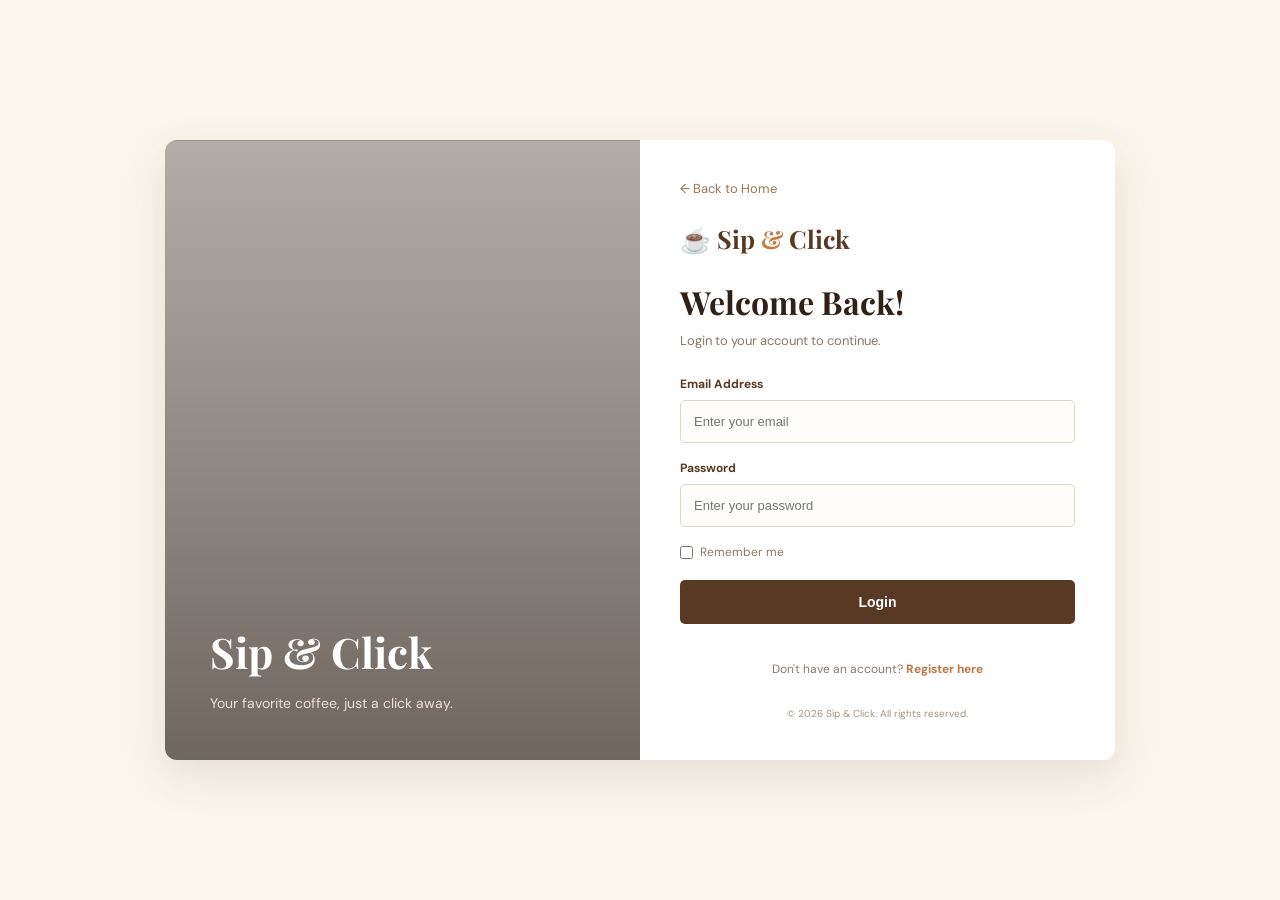
<file: login.html>
<!DOCTYPE html>
<html lang="en">
<head>
    <meta charset="UTF-8">
    <meta name="viewport" content="width=device-width, initial-scale=1.0">
    <title>Login | Sip & Click</title>
    <link rel="stylesheet" href="auth.css">
</head>
<body>

<div class="auth-container">

    <div class="auth-image">
        <div class="image-content">
            <h1>Sip & Click</h1>
            <p>Your favorite coffee, just a click away.</p>
        </div>
    </div>

    <div class="auth-form">
        <a href="index.html" class="back-home">← Back to Home</a>

        <div class="logo">☕ Sip <span>&</span> Click</div>

        <h2>Welcome Back!</h2>
        <p class="subtitle">Login to your account to continue.</p>

        <form id="loginForm">

            <div class="input-group">
                <label>Email Address</label>
                <input type="email" id="loginEmail"
                       placeholder="Enter your email" required>
            </div>

            <div class="input-group">
                <label>Password</label>
                <input type="password" id="loginPassword"
                       placeholder="Enter your password" required>
            </div>

            <div class="form-options">
                <label class="remember">
                    <input type="checkbox" id="remember">
                    Remember me
                </label>
            </div>

            <button type="submit" class="auth-button">Login</button>

            <p id="message"></p>
        </form>

        <p class="switch-text">
            Don't have an account?
            <a href="register.html">Register here</a>
        </p>

        <p class="footer-text">
            © 2026 Sip & Click. All rights reserved.
        </p>
    </div>

</div>

<script>
document.getElementById("loginForm").addEventListener("submit", function(e) {
    e.preventDefault();

    const email = document.getElementById("loginEmail").value.trim().toLowerCase();
    const password = document.getElementById("loginPassword").value;
    const message = document.getElementById("message");

    const users = JSON.parse(localStorage.getItem("sipUsers") || "[]");

    const user = users.find(u =>
        u.email === email && u.password === password
    );

    if (user) {
        localStorage.setItem("sipCurrentUser", JSON.stringify({
            name: user.name,
            email: user.email
        }));

        message.style.color = "green";
        message.textContent = "Login successful! Redirecting...";

        setTimeout(() => {
            window.location.href = "index.html";
        }, 1000);

    } else {
        message.style.color = "red";
        message.textContent = "Incorrect email or password.";
    }
});
</script>

</body>
</html>
</file>
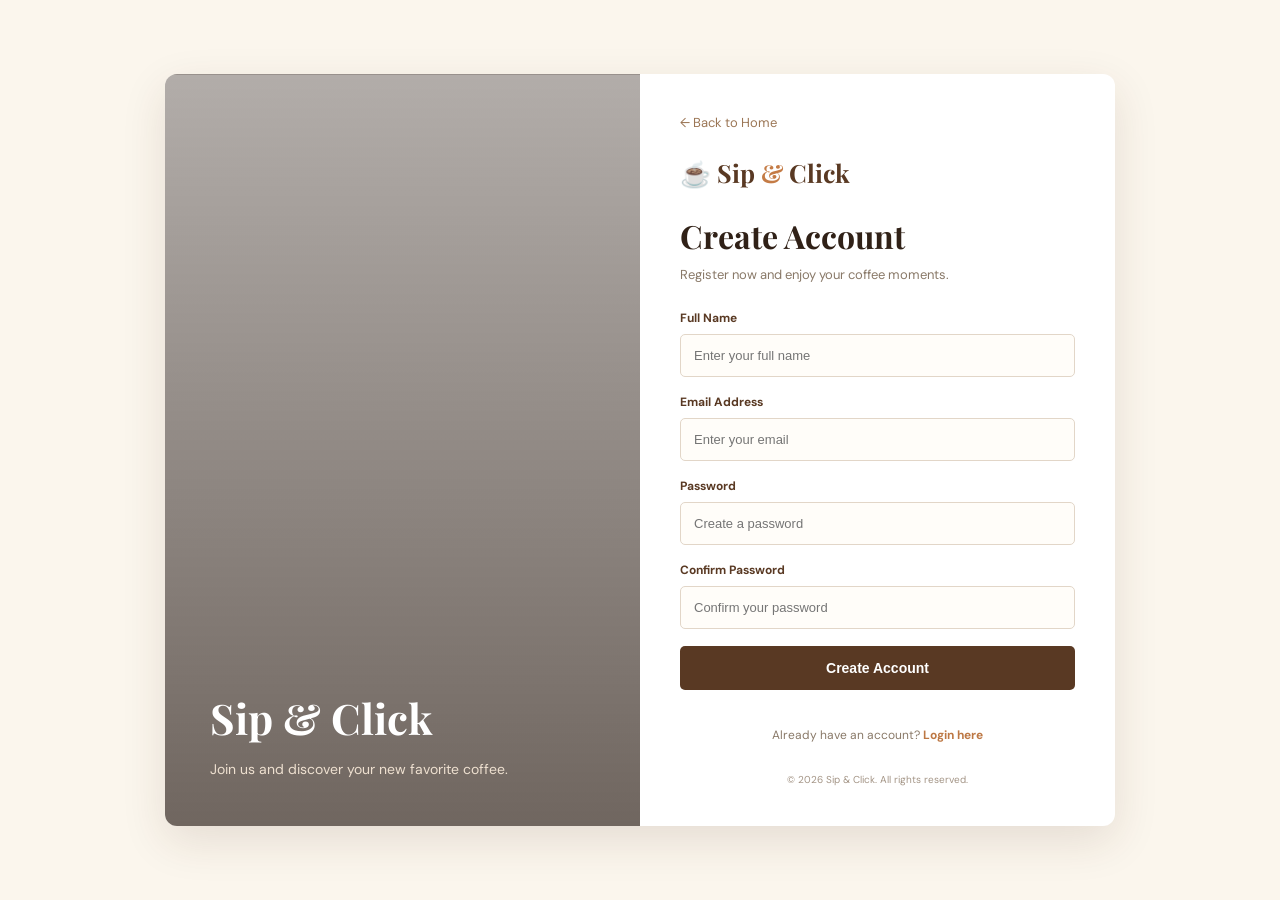
<file: register.html>
<!DOCTYPE html>
<html lang="en">
<head>
    <meta charset="UTF-8">
    <meta name="viewport" content="width=device-width, initial-scale=1.0">
    <title>Register | Sip & Click</title>
    <link rel="stylesheet" href="auth.css">
</head>
<body>

<div class="auth-container">

    <div class="auth-image">
        <div class="image-content">
            <h1>Sip & Click</h1>
            <p>Join us and discover your new favorite coffee.</p>
        </div>
    </div>

    <div class="auth-form">
        <a href="index.html" class="back-home">← Back to Home</a>

        <div class="logo">☕ Sip <span>&</span> Click</div>

        <h2>Create Account</h2>
        <p class="subtitle">Register now and enjoy your coffee moments.</p>

        <form id="registerForm">

            <div class="input-group">
                <label>Full Name</label>
                <input type="text" id="name"
                       placeholder="Enter your full name" required>
            </div>

            <div class="input-group">
                <label>Email Address</label>
                <input type="email" id="email"
                       placeholder="Enter your email" required>
            </div>

            <div class="input-group">
                <label>Password</label>
                <input type="password" id="password"
                       placeholder="Create a password"
                       minlength="4" required>
            </div>

            <div class="input-group">
                <label>Confirm Password</label>
                <input type="password" id="confirmPassword"
                       placeholder="Confirm your password"
                       minlength="4" required>
            </div>

            <button type="submit" class="auth-button">Create Account</button>

            <p id="message"></p>
        </form>

        <p class="switch-text">
            Already have an account?
            <a href="login.html">Login here</a>
        </p>

        <p class="footer-text">
            © 2026 Sip & Click. All rights reserved.
        </p>
    </div>

</div>

<script>
document.getElementById("registerForm").addEventListener("submit", function(e) {
    e.preventDefault();

    const name = document.getElementById("name").value.trim();
    const email = document.getElementById("email").value.trim().toLowerCase();
    const password = document.getElementById("password").value;
    const confirmPassword = document.getElementById("confirmPassword").value;

    const message = document.getElementById("message");

    let users = JSON.parse(localStorage.getItem("sipUsers") || "[]");

    if (password !== confirmPassword) {
        message.style.color = "red";
        message.textContent = "Passwords do not match!";
        return;
    }

    if (users.some(user => user.email === email)) {
        message.style.color = "red";
        message.textContent = "Email is already registered!";
        return;
    }

    users.push({
        name: name,
        email: email,
        password: password
    });

    localStorage.setItem("sipUsers", JSON.stringify(users));

    message.style.color = "green";
    message.textContent = "Registration successful! Redirecting to login...";

    document.getElementById("registerForm").reset();

    setTimeout(() => {
        window.location.href = "login.html";
    }, 1500);
});
</script>

</body>
</html>
</file>
<file: auth.css>
@import url('https://fonts.googleapis.com/css2?family=DM+Sans:wght@400;500;600;700&family=Playfair+Display:wght@600;700&display=swap');

* {
    margin: 0;
    padding: 0;
    box-sizing: border-box;
}

body {
    font-family: 'DM Sans', sans-serif;
    background: #fbf6ed;
    min-height: 100vh;
    display: flex;
    align-items: center;
    justify-content: center;
    padding: 25px;
    color: #302117;
}

.auth-container {
    display: grid;
    grid-template-columns: 1fr 1fr;
    max-width: 950px;
    width: 100%;
    min-height: 570px;
    background: white;
    border-radius: 12px;
    overflow: hidden;
    box-shadow: 0 15px 45px rgba(70, 45, 25, 0.12);
}

.auth-image {
    background:
        linear-gradient(rgba(35, 20, 10, .35), rgba(35, 20, 10, .65)),
        url('https://images.unsplash.com/photo-1442512595331-e89e73853f31?auto=format&fit=crop&w=1000&q=85');

    background-size: cover;
    background-position: center;
    display: flex;
    align-items: end;
    padding: 45px;
    color: white;
}

.image-content h1 {
    font-family: 'Playfair Display', serif;
    font-size: 42px;
    margin-bottom: 12px;
}

.image-content p {
    font-size: 14px;
    line-height: 1.7;
    color: #eee0d0;
}

.auth-form {
    padding: 40px;
    display: flex;
    flex-direction: column;
    justify-content: center;
}

.back-home {
    color: #9b7655;
    font-size: 13px;
    text-decoration: none;
    margin-bottom: 25px;
}

.logo {
    font-family: 'Playfair Display', serif;
    font-size: 25px;
    font-weight: 700;
    color: #593923;
    margin-bottom: 25px;
}

.logo span {
    color: #c47b45;
}

.auth-form h2 {
    font-family: 'Playfair Display', serif;
    font-size: 32px;
    margin-bottom: 8px;
}

.subtitle {
    color: #897968;
    font-size: 13px;
    margin-bottom: 25px;
    line-height: 1.6;
}

.input-group {
    margin-bottom: 17px;
}

.input-group label {
    display: block;
    font-size: 12px;
    font-weight: 700;
    margin-bottom: 8px;
    color: #593923;
}

.input-group input {
    width: 100%;
    padding: 13px;
    border: 1px solid #e2d6c8;
    background: #fffdf9;
    border-radius: 5px;
    outline: none;
    font-size: 13px;
}

.input-group input:focus {
    border-color: #c47b45;
    box-shadow: 0 0 0 2px #c47b4520;
}

.form-options {
    display: flex;
    justify-content: space-between;
    font-size: 12px;
    margin: 3px 0 20px;
    color: #897968;
}

.remember {
    display: flex;
    align-items: center;
    gap: 7px;
}

.auth-button {
    width: 100%;
    padding: 14px;
    background: #593923;
    color: white;
    border: none;
    border-radius: 5px;
    font-size: 14px;
    font-weight: 700;
    cursor: pointer;
    transition: .2s;
}

.auth-button:hover {
    background: #c47b45;
}

#message {
    font-size: 12px;
    margin-top: 13px;
    text-align: center;
}

.switch-text {
    text-align: center;
    margin-top: 24px;
    font-size: 12px;
    color: #897968;
}

.switch-text a {
    color: #bd7844;
    font-weight: 700;
    text-decoration: none;
}

.footer-text {
    text-align: center;
    color: #a39485;
    font-size: 10px;
    margin-top: 30px;
}

@media (max-width: 700px) {
    .auth-container {
        grid-template-columns: 1fr;
        max-width: 450px;
    }

    .auth-image {
        min-height: 170px;
        padding: 25px;
    }

    .image-content h1 {
        font-size: 30px;
    }

    .auth-form {
        padding: 30px 25px;
    }
}

@media (max-width: 380px) {
    body {
        padding: 10px;
    }

    .auth-form {
        padding: 25px 18px;
    }
}
</file>
